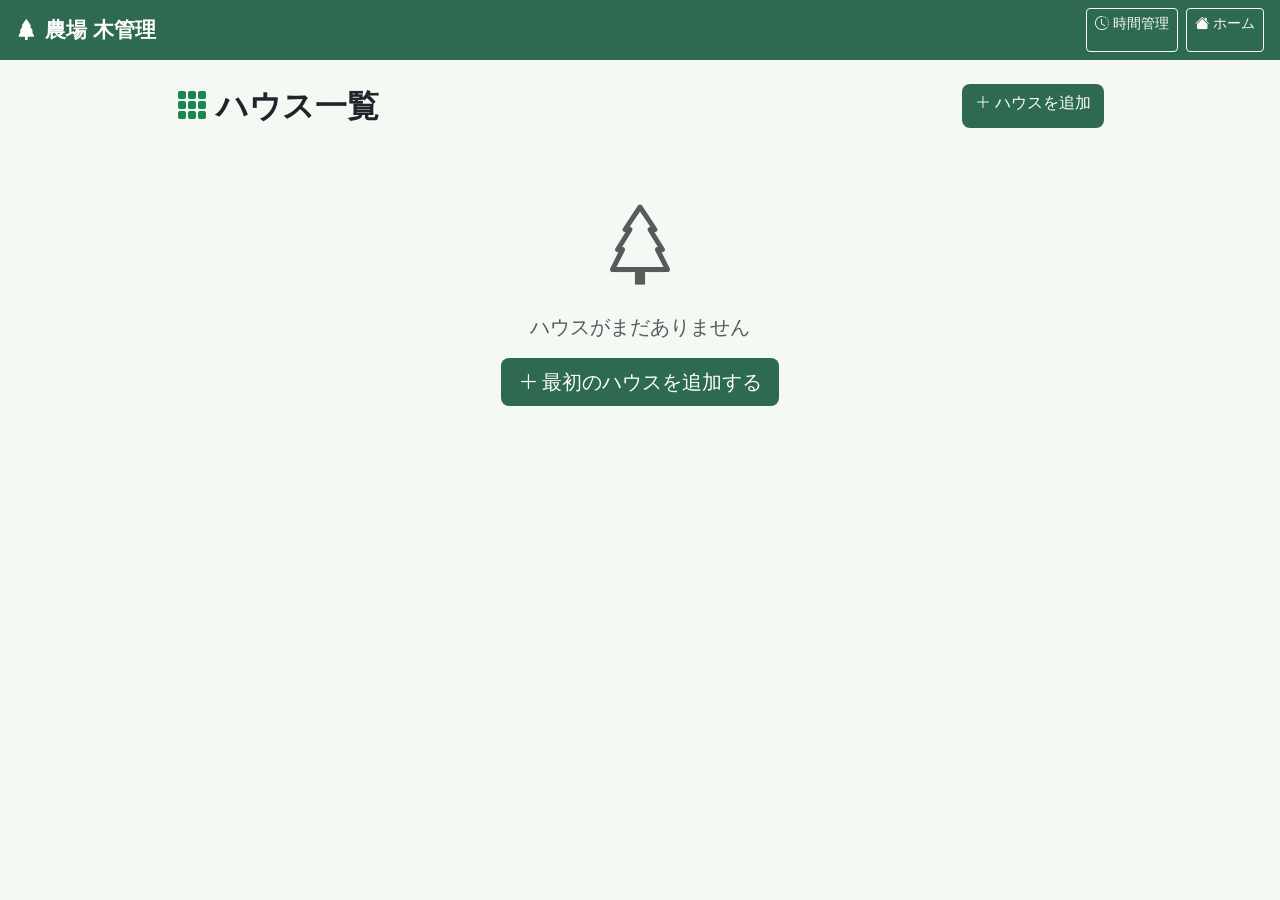
<file: index.html>
<!DOCTYPE html>
<html lang="ja">
<head>
  <meta charset="UTF-8">
  <meta name="viewport" content="width=device-width, initial-scale=1.0, maximum-scale=1.0">
  <title>農場 木管理システム</title>
  <script src="https://cdn.sheetjs.com/xlsx-0.20.3/package/dist/xlsx.full.min.js"></script>
  <link href="https://cdn.jsdelivr.net/npm/bootstrap@5.3.2/dist/css/bootstrap.min.css" rel="stylesheet">
  <link href="https://cdn.jsdelivr.net/npm/bootstrap-icons@1.11.3/font/bootstrap-icons.css" rel="stylesheet">
  <link rel="stylesheet" href="style.css">
</head>
<body>

<nav class="navbar navbar-dark px-3">
  <a class="navbar-brand" href="#/">
    <i class="bi bi-tree-fill me-2"></i>農場 木管理
  </a>
  <div class="d-flex gap-2">
    <a href="#/time" class="btn btn-sm btn-outline-light">
      <i class="bi bi-clock-history me-1"></i>時間管理
    </a>
    <a href="#/" class="btn btn-sm btn-outline-light">
      <i class="bi bi-house-fill me-1"></i>ホーム
    </a>
  </div>
</nav>

<div id="flash-wrap" class="alerts-wrap"></div>

<div class="container-fluid px-3 py-4" style="max-width:960px;">
  <div id="app">読み込み中...</div>
</div>

<script src="https://cdn.jsdelivr.net/npm/bootstrap@5.3.2/dist/js/bootstrap.bundle.min.js"></script>
<script src="app.js"></script>
</body>
</html>
</file>
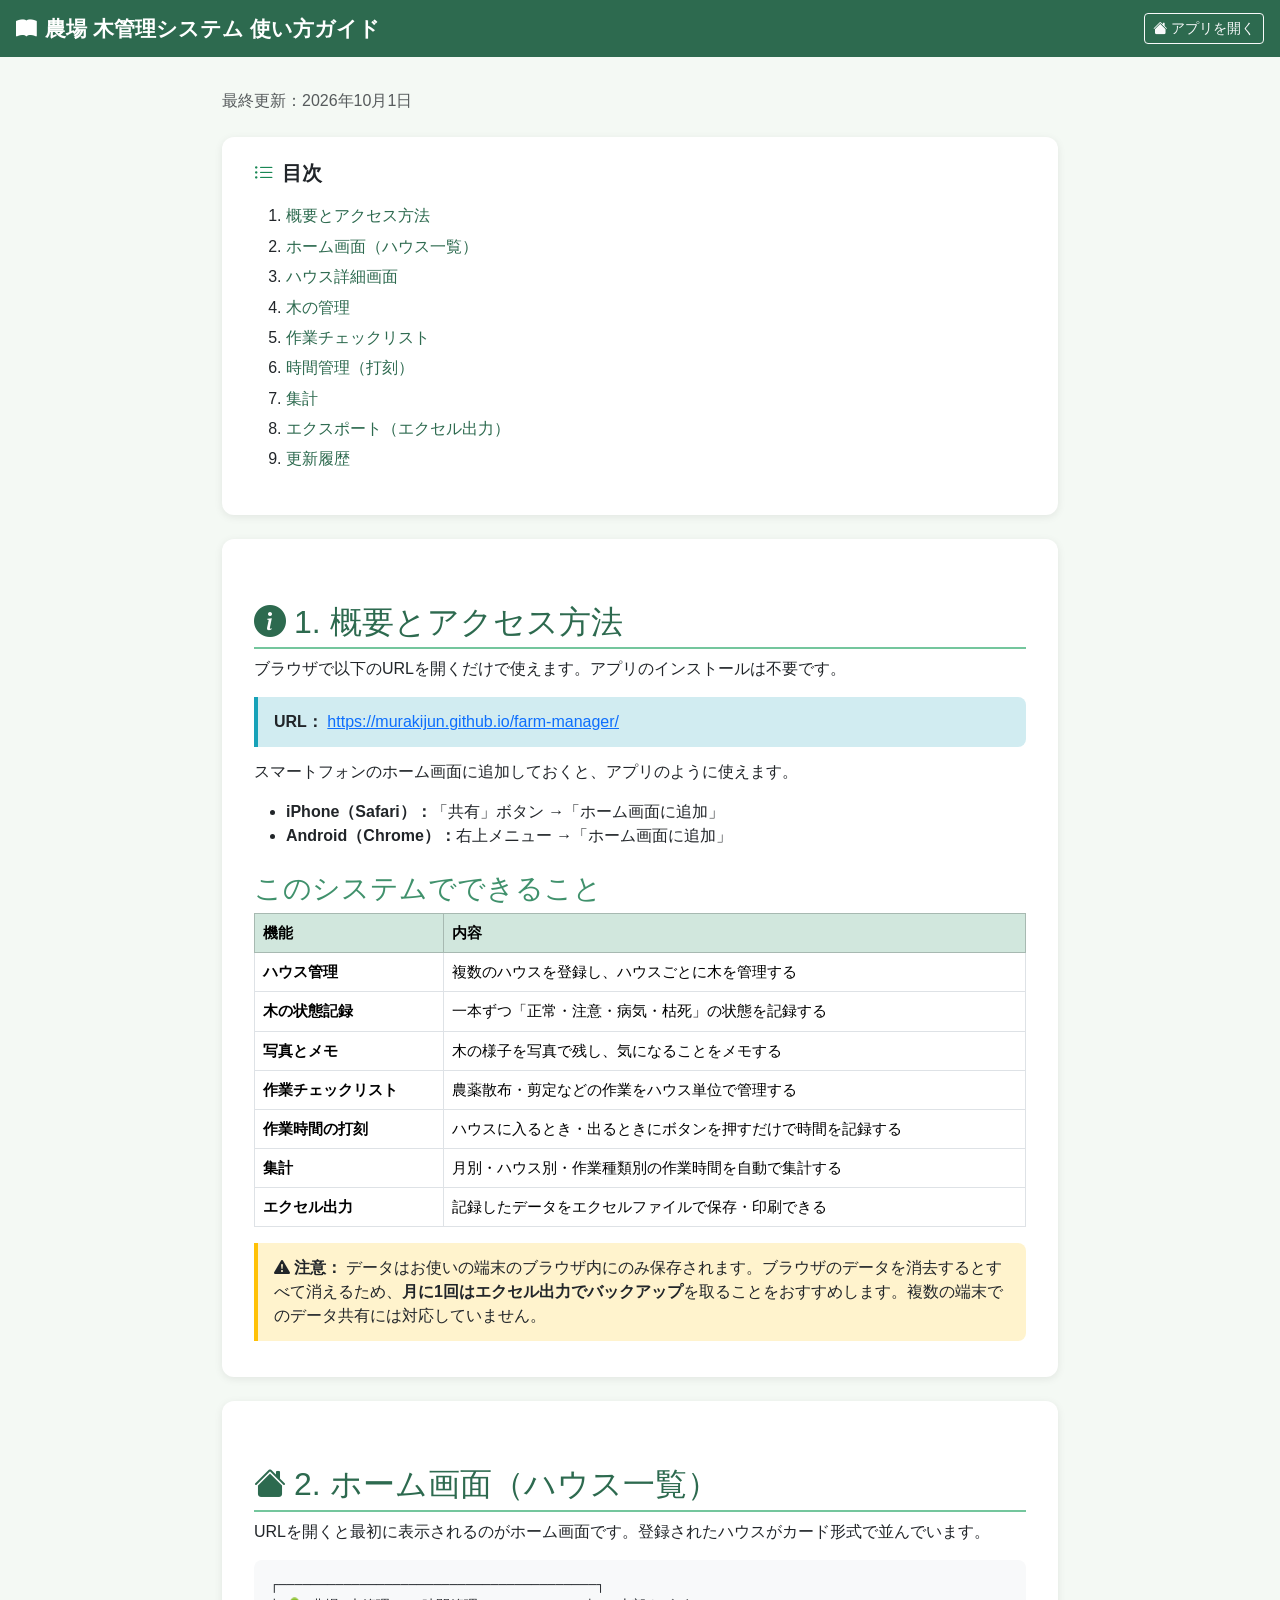
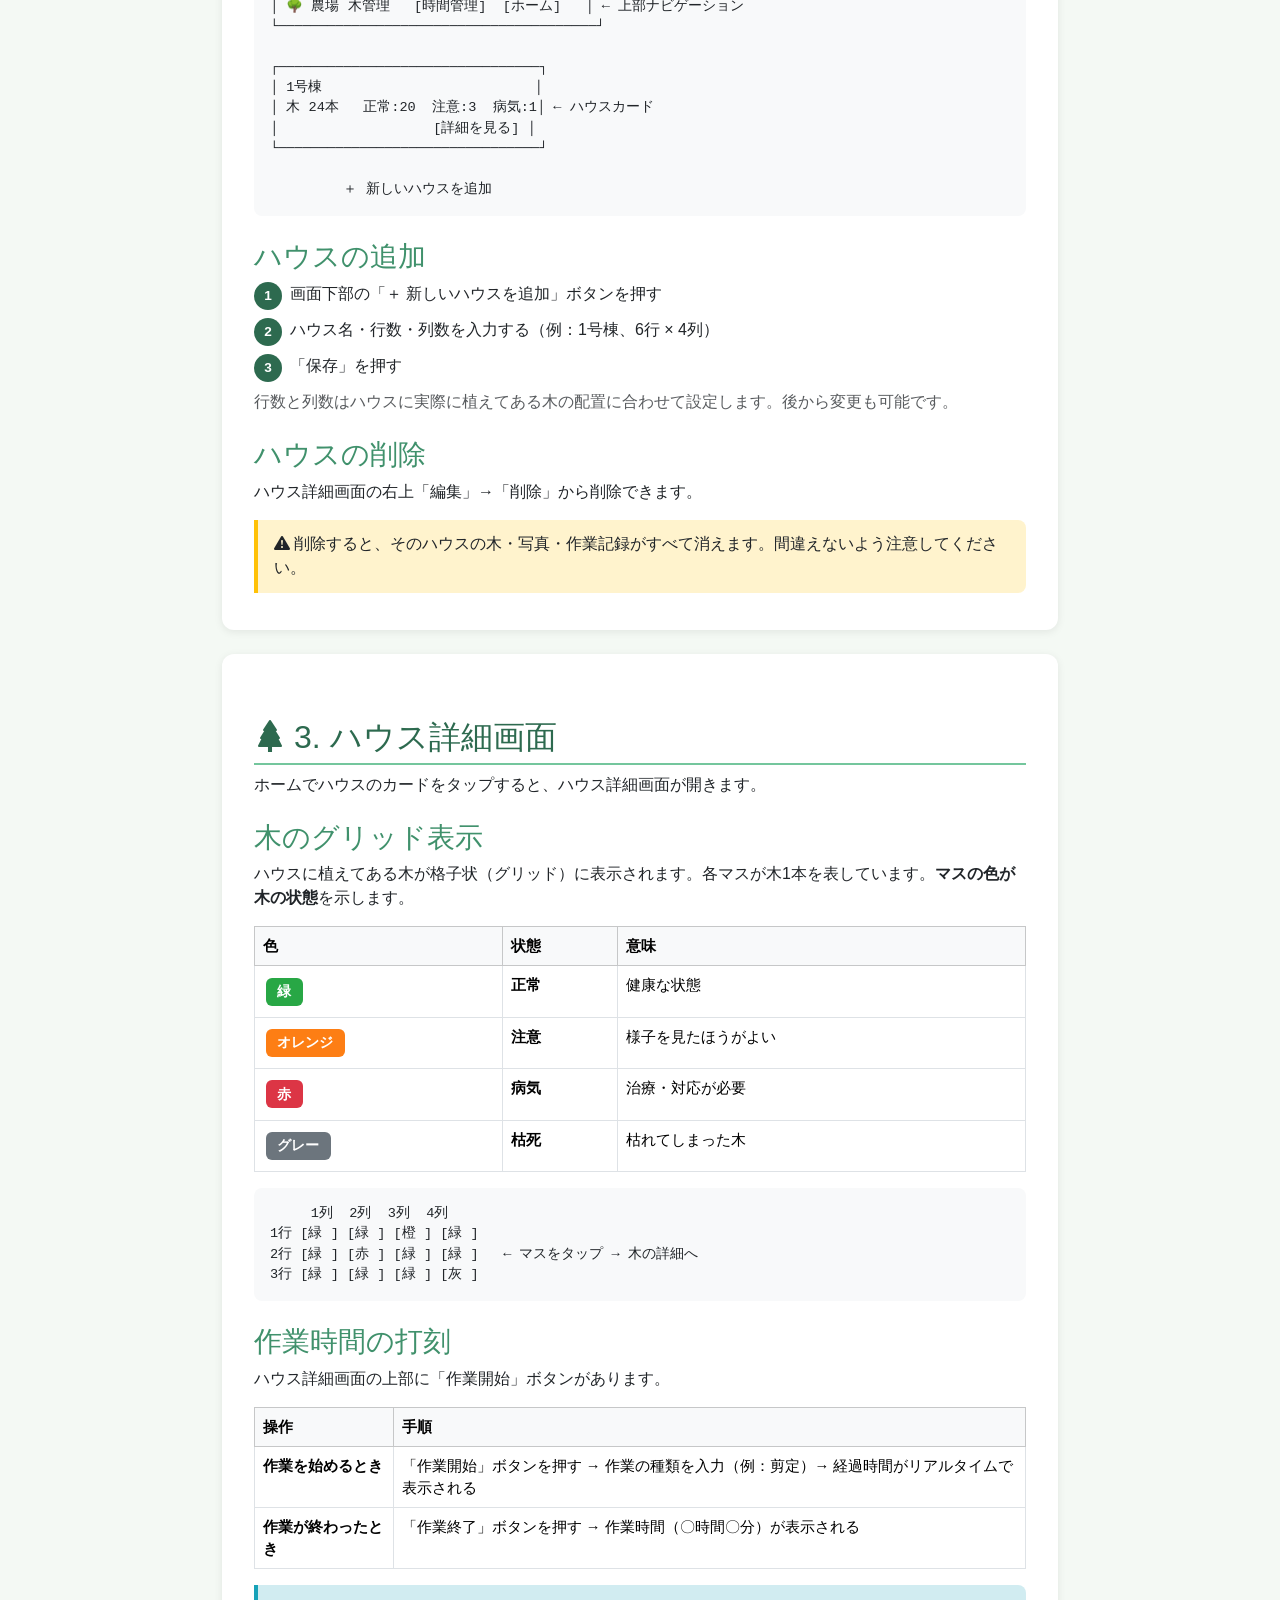
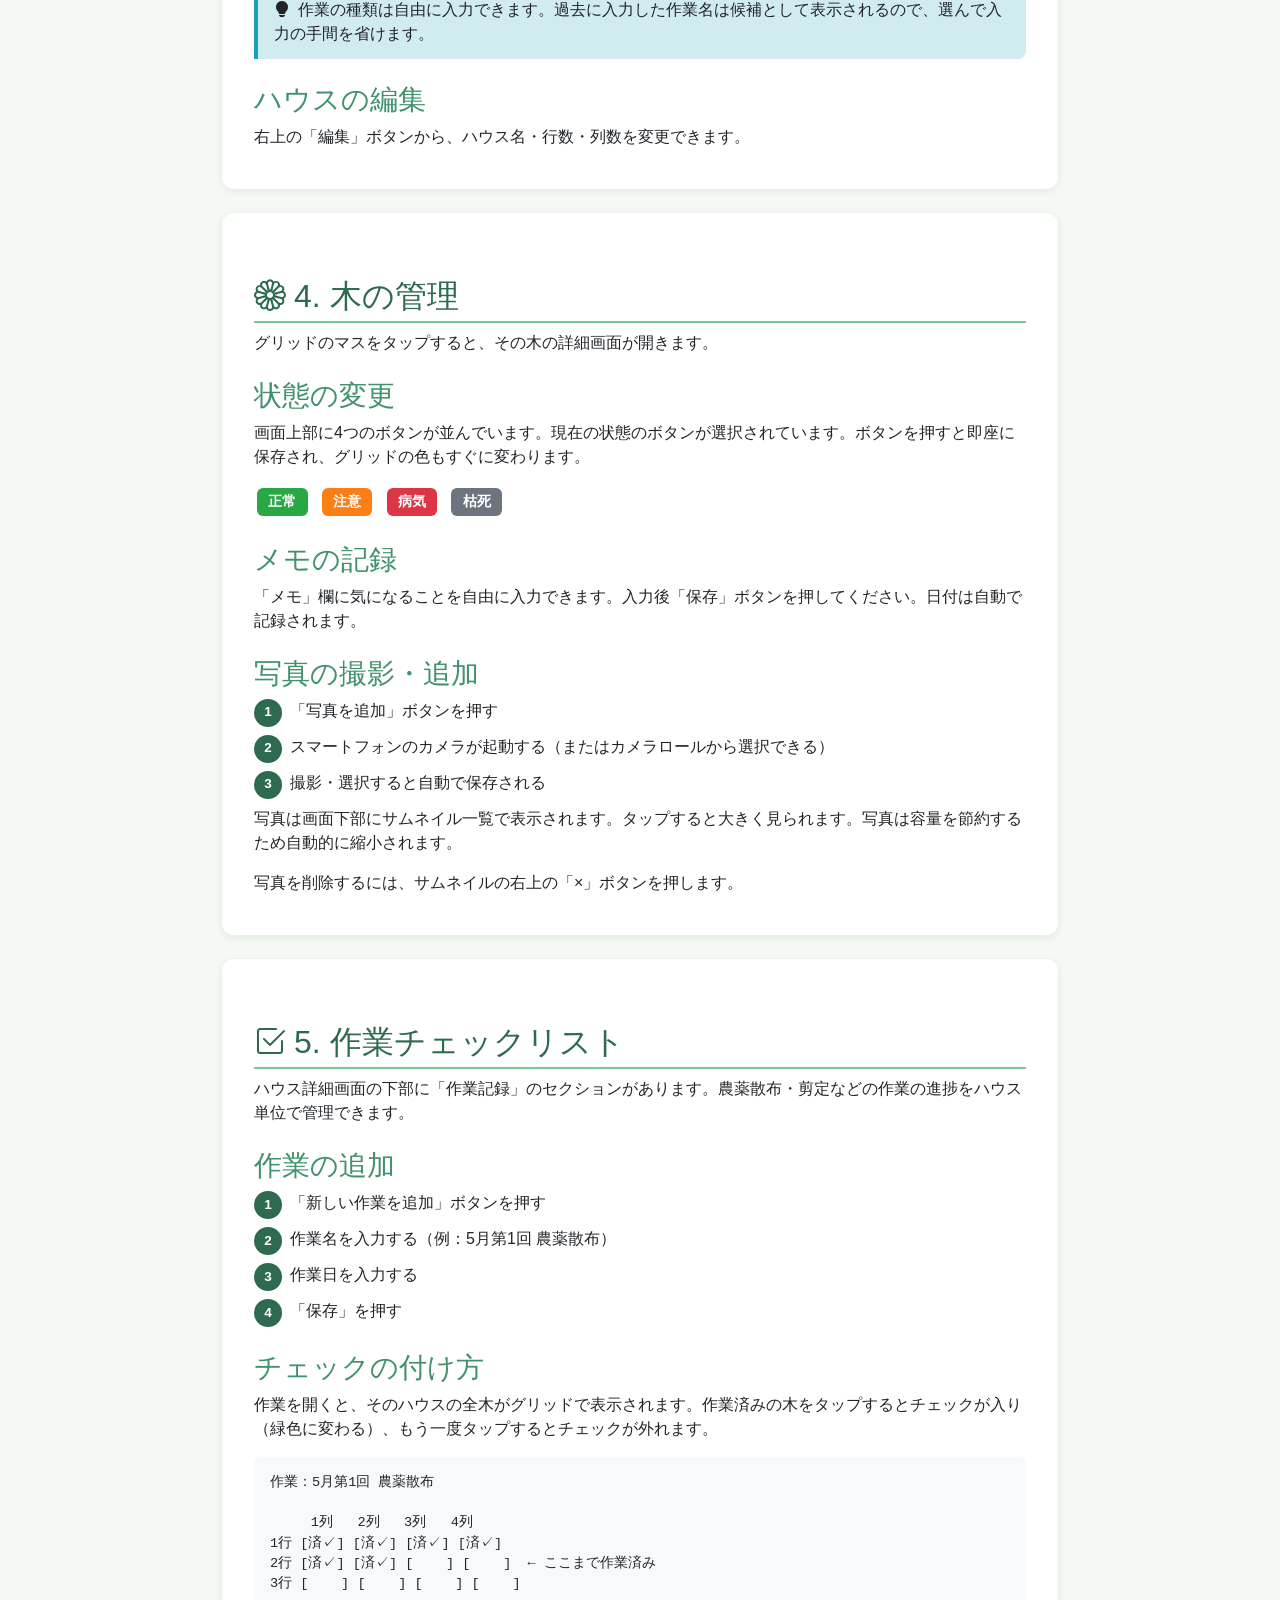
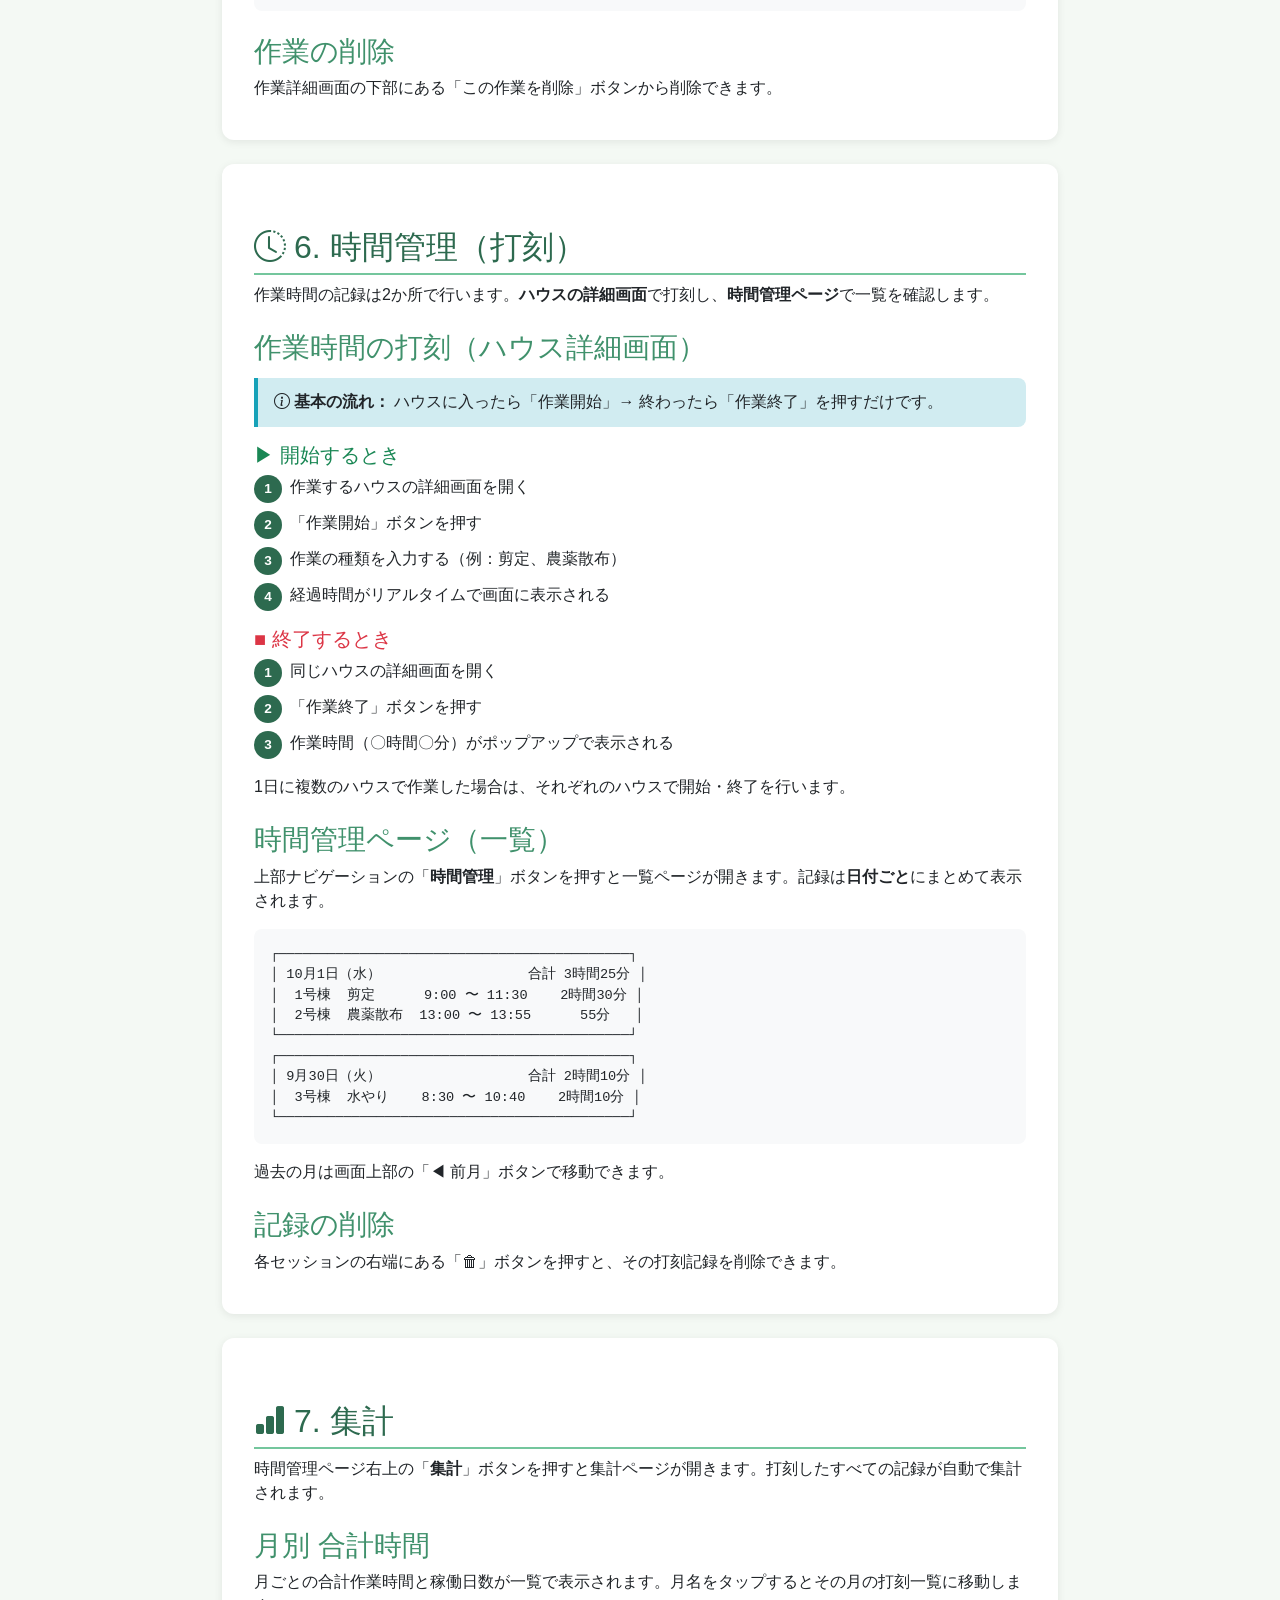
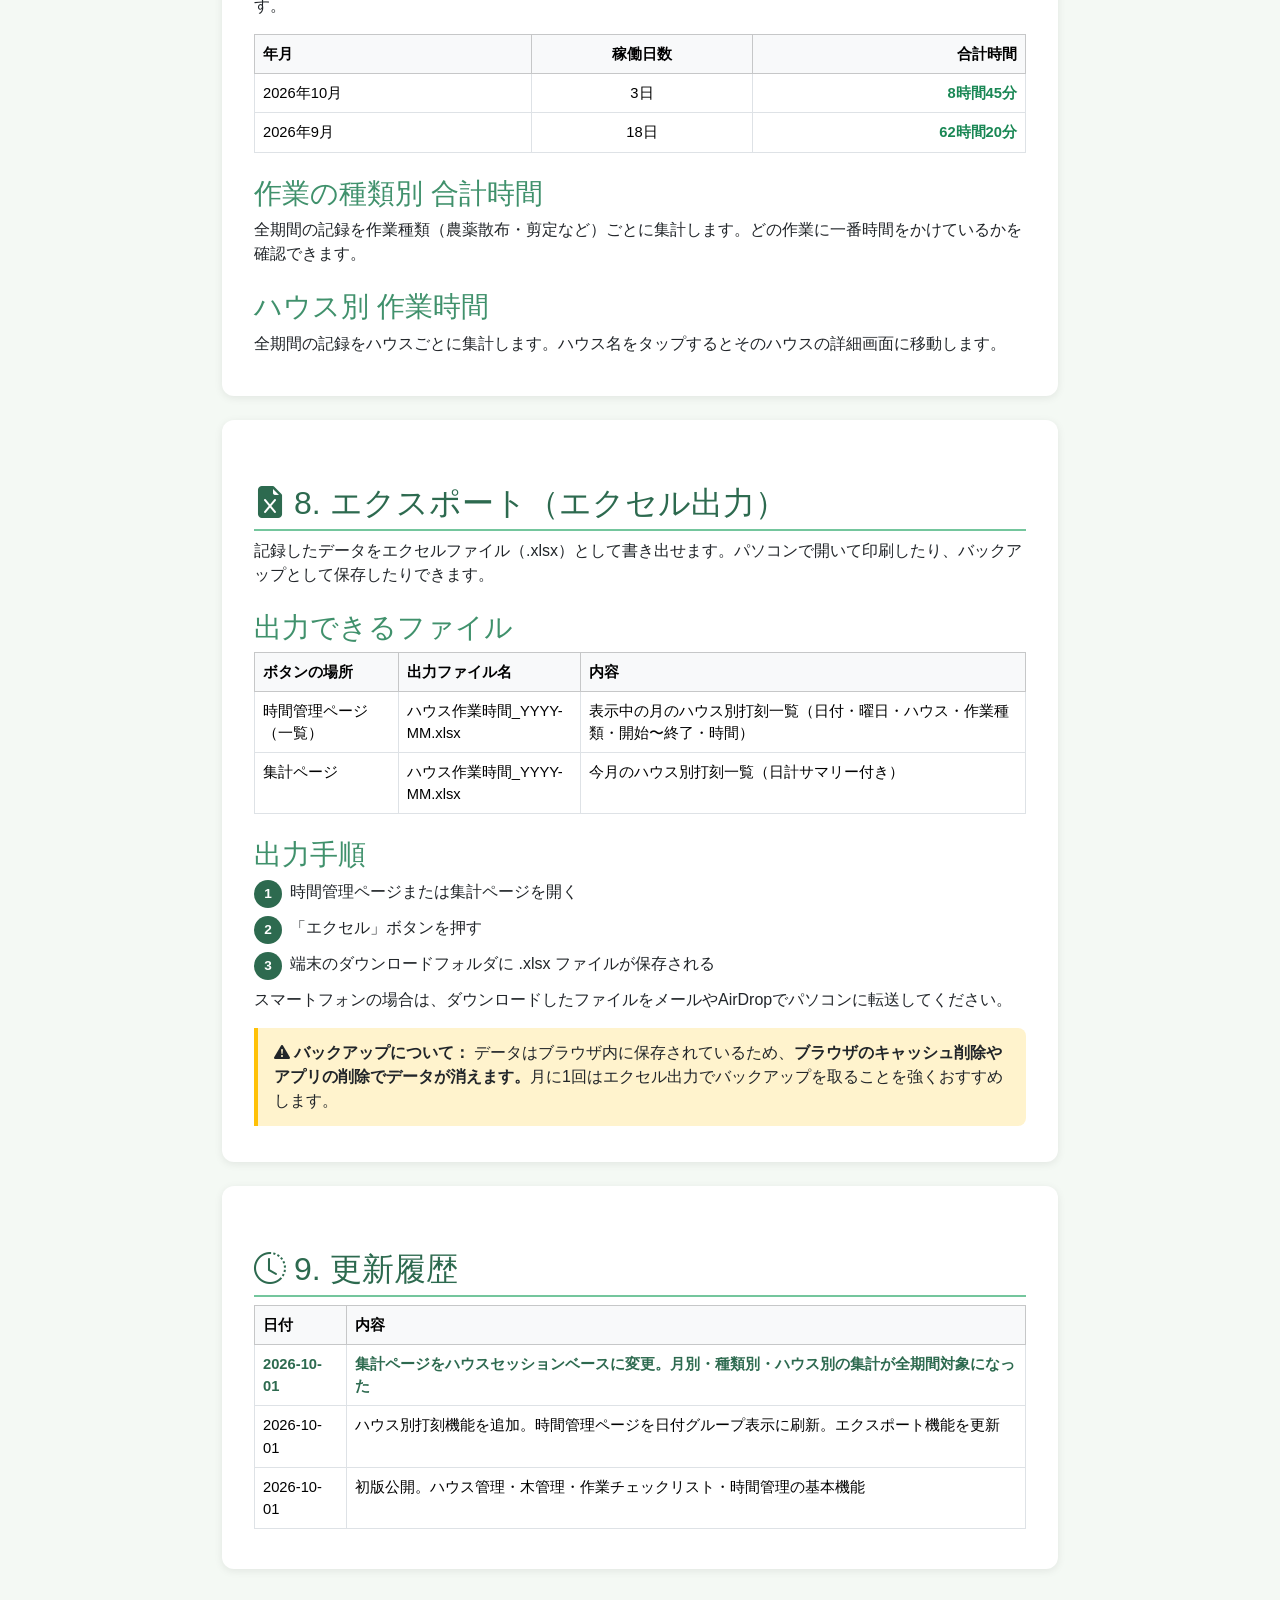
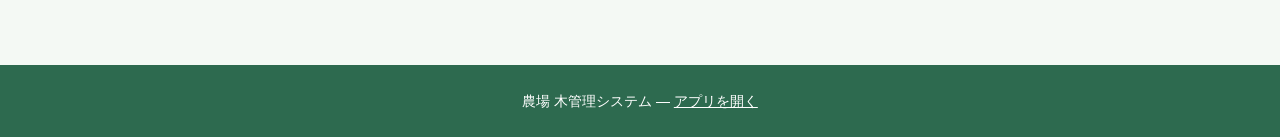
<file: manual.html>
<!DOCTYPE html>
<html lang="ja">
<head>
  <meta charset="UTF-8">
  <meta name="viewport" content="width=device-width, initial-scale=1.0">
  <title>農場 木管理システム 使い方ガイド</title>
  <link href="https://cdn.jsdelivr.net/npm/bootstrap@5.3.2/dist/css/bootstrap.min.css" rel="stylesheet">
  <link href="https://cdn.jsdelivr.net/npm/bootstrap-icons@1.11.3/font/bootstrap-icons.css" rel="stylesheet">
  <style>
    :root { --green-dark:#2d6a4f; --green-mid:#40916c; --green-light:#74c69d; }
    body { background:#f4f9f4; font-family:'Helvetica Neue',sans-serif; }
    .navbar { background:var(--green-dark) !important; }
    .navbar-brand { font-size:1.3rem; font-weight:bold; }
    h2 { color:var(--green-dark); border-bottom:2px solid var(--green-light); padding-bottom:.4rem; margin-top:2.5rem; }
    h3 { color:var(--green-mid); margin-top:1.5rem; }
    .section-card { background:#fff; border-radius:12px; box-shadow:0 2px 8px rgba(0,0,0,.08); padding:1.5rem 2rem; margin-bottom:1.5rem; }
    .badge-normal  { background:#28a745; color:#fff; }
    .badge-caution { background:#fd7e14; color:#fff; }
    .badge-sick    { background:#dc3545; color:#fff; }
    .badge-dead    { background:#6c757d; color:#fff; }
    .status-badge { display:inline-block; padding:.2rem .7rem; border-radius:6px; font-weight:bold; font-size:.9rem; margin:.2rem; }
    pre { background:#f8f9fa; border-radius:8px; padding:1rem; font-size:.85rem; overflow-x:auto; }
    .toc a { color:var(--green-dark); text-decoration:none; }
    .toc a:hover { text-decoration:underline; }
    .toc li { padding:.2rem 0; }
    .warn-box { background:#fff3cd; border-left:4px solid #ffc107; border-radius:0 8px 8px 0; padding:.8rem 1rem; margin:.8rem 0; }
    .info-box { background:#d1ecf1; border-left:4px solid #17a2b8; border-radius:0 8px 8px 0; padding:.8rem 1rem; margin:.8rem 0; }
    table { font-size:.92rem; }
    .step-num { display:inline-flex; align-items:center; justify-content:center; width:28px; height:28px; background:var(--green-dark); color:#fff; border-radius:50%; font-weight:bold; font-size:.85rem; margin-right:.5rem; flex-shrink:0; }
    .step { display:flex; align-items:flex-start; margin:.5rem 0; }
    .changelog tr:first-child td { font-weight:bold; color:var(--green-dark); }
    footer { background:var(--green-dark); color:#fff; text-align:center; padding:1.5rem; margin-top:3rem; }
    @media(max-width:576px){ .section-card { padding:1rem; } }
  </style>
</head>
<body>

<nav class="navbar navbar-dark px-3">
  <span class="navbar-brand"><i class="bi bi-book-fill me-2"></i>農場 木管理システム 使い方ガイド</span>
  <a href="index.html" class="btn btn-sm btn-outline-light"><i class="bi bi-house-fill me-1"></i>アプリを開く</a>
</nav>

<div class="container py-4" style="max-width:860px;">

  <p class="text-muted mt-2 mb-4">最終更新：2026年10月1日</p>

  <!-- 目次 -->
  <div class="section-card toc">
    <h5 class="fw-bold mb-3"><i class="bi bi-list-ul me-2 text-success"></i>目次</h5>
    <ol>
      <li><a href="#overview">概要とアクセス方法</a></li>
      <li><a href="#home">ホーム画面（ハウス一覧）</a></li>
      <li><a href="#house">ハウス詳細画面</a></li>
      <li><a href="#tree">木の管理</a></li>
      <li><a href="#work">作業チェックリスト</a></li>
      <li><a href="#time">時間管理（打刻）</a></li>
      <li><a href="#summary">集計</a></li>
      <li><a href="#export">エクスポート（エクセル出力）</a></li>
      <li><a href="#changelog">更新履歴</a></li>
    </ol>
  </div>

  <!-- 1. 概要 -->
  <div class="section-card" id="overview">
    <h2><i class="bi bi-info-circle-fill me-2"></i>1. 概要とアクセス方法</h2>
    <p>ブラウザで以下のURLを開くだけで使えます。アプリのインストールは不要です。</p>
    <div class="info-box">
      <strong>URL：</strong>
      <a href="https://murakijun.github.io/farm-manager/" target="_blank">https://murakijun.github.io/farm-manager/</a>
    </div>
    <p>スマートフォンのホーム画面に追加しておくと、アプリのように使えます。</p>
    <ul>
      <li><strong>iPhone（Safari）：</strong>「共有」ボタン →「ホーム画面に追加」</li>
      <li><strong>Android（Chrome）：</strong>右上メニュー →「ホーム画面に追加」</li>
    </ul>

    <h3>このシステムでできること</h3>
    <table class="table table-bordered">
      <thead class="table-success">
        <tr><th>機能</th><th>内容</th></tr>
      </thead>
      <tbody>
        <tr><td><strong>ハウス管理</strong></td><td>複数のハウスを登録し、ハウスごとに木を管理する</td></tr>
        <tr><td><strong>木の状態記録</strong></td><td>一本ずつ「正常・注意・病気・枯死」の状態を記録する</td></tr>
        <tr><td><strong>写真とメモ</strong></td><td>木の様子を写真で残し、気になることをメモする</td></tr>
        <tr><td><strong>作業チェックリスト</strong></td><td>農薬散布・剪定などの作業をハウス単位で管理する</td></tr>
        <tr><td><strong>作業時間の打刻</strong></td><td>ハウスに入るとき・出るときにボタンを押すだけで時間を記録する</td></tr>
        <tr><td><strong>集計</strong></td><td>月別・ハウス別・作業種類別の作業時間を自動で集計する</td></tr>
        <tr><td><strong>エクセル出力</strong></td><td>記録したデータをエクセルファイルで保存・印刷できる</td></tr>
      </tbody>
    </table>

    <div class="warn-box">
      <strong><i class="bi bi-exclamation-triangle-fill me-1"></i>注意：</strong>
      データはお使いの端末のブラウザ内にのみ保存されます。ブラウザのデータを消去するとすべて消えるため、<strong>月に1回はエクセル出力でバックアップ</strong>を取ることをおすすめします。複数の端末でのデータ共有には対応していません。
    </div>
  </div>

  <!-- 2. ホーム画面 -->
  <div class="section-card" id="home">
    <h2><i class="bi bi-house-fill me-2"></i>2. ホーム画面（ハウス一覧）</h2>
    <p>URLを開くと最初に表示されるのがホーム画面です。登録されたハウスがカード形式で並んでいます。</p>

    <pre>┌───────────────────────────────────────┐
│ 🌳 農場 木管理   [時間管理]  [ホーム]   │ ← 上部ナビゲーション
└───────────────────────────────────────┘

┌────────────────────────────────┐
│ 1号棟                          │
│ 木 24本   正常:20  注意:3  病気:1│ ← ハウスカード
│                   [詳細を見る] │
└────────────────────────────────┘

         ＋ 新しいハウスを追加</pre>

    <h3>ハウスの追加</h3>
    <div class="step"><span class="step-num">1</span><span>画面下部の「＋ 新しいハウスを追加」ボタンを押す</span></div>
    <div class="step"><span class="step-num">2</span><span>ハウス名・行数・列数を入力する（例：1号棟、6行 × 4列）</span></div>
    <div class="step"><span class="step-num">3</span><span>「保存」を押す</span></div>
    <p class="mt-2 text-muted">行数と列数はハウスに実際に植えてある木の配置に合わせて設定します。後から変更も可能です。</p>

    <h3>ハウスの削除</h3>
    <p>ハウス詳細画面の右上「編集」→「削除」から削除できます。</p>
    <div class="warn-box">
      <i class="bi bi-exclamation-triangle-fill me-1"></i>削除すると、そのハウスの木・写真・作業記録がすべて消えます。間違えないよう注意してください。
    </div>
  </div>

  <!-- 3. ハウス詳細 -->
  <div class="section-card" id="house">
    <h2><i class="bi bi-tree-fill me-2"></i>3. ハウス詳細画面</h2>
    <p>ホームでハウスのカードをタップすると、ハウス詳細画面が開きます。</p>

    <h3>木のグリッド表示</h3>
    <p>ハウスに植えてある木が格子状（グリッド）に表示されます。各マスが木1本を表しています。<strong>マスの色が木の状態</strong>を示します。</p>

    <table class="table table-bordered">
      <thead class="table-light">
        <tr><th>色</th><th>状態</th><th>意味</th></tr>
      </thead>
      <tbody>
        <tr>
          <td><span class="status-badge badge-normal">緑</span></td>
          <td><strong>正常</strong></td>
          <td>健康な状態</td>
        </tr>
        <tr>
          <td><span class="status-badge badge-caution">オレンジ</span></td>
          <td><strong>注意</strong></td>
          <td>様子を見たほうがよい</td>
        </tr>
        <tr>
          <td><span class="status-badge badge-sick">赤</span></td>
          <td><strong>病気</strong></td>
          <td>治療・対応が必要</td>
        </tr>
        <tr>
          <td><span class="status-badge badge-dead">グレー</span></td>
          <td><strong>枯死</strong></td>
          <td>枯れてしまった木</td>
        </tr>
      </tbody>
    </table>

    <pre>     1列  2列  3列  4列
1行 [緑 ] [緑 ] [橙 ] [緑 ]
2行 [緑 ] [赤 ] [緑 ] [緑 ]   ← マスをタップ → 木の詳細へ
3行 [緑 ] [緑 ] [緑 ] [灰 ]</pre>

    <h3>作業時間の打刻</h3>
    <p>ハウス詳細画面の上部に「作業開始」ボタンがあります。</p>

    <table class="table table-bordered">
      <thead class="table-light">
        <tr><th>操作</th><th>手順</th></tr>
      </thead>
      <tbody>
        <tr>
          <td><strong>作業を始めるとき</strong></td>
          <td>
            「作業開始」ボタンを押す →
            作業の種類を入力（例：剪定）→
            経過時間がリアルタイムで表示される
          </td>
        </tr>
        <tr>
          <td><strong>作業が終わったとき</strong></td>
          <td>「作業終了」ボタンを押す → 作業時間（〇時間〇分）が表示される</td>
        </tr>
      </tbody>
    </table>

    <div class="info-box">
      <i class="bi bi-lightbulb-fill me-1"></i>
      作業の種類は自由に入力できます。過去に入力した作業名は候補として表示されるので、選んで入力の手間を省けます。
    </div>

    <h3>ハウスの編集</h3>
    <p>右上の「編集」ボタンから、ハウス名・行数・列数を変更できます。</p>
  </div>

  <!-- 4. 木の管理 -->
  <div class="section-card" id="tree">
    <h2><i class="bi bi-flower1 me-2"></i>4. 木の管理</h2>
    <p>グリッドのマスをタップすると、その木の詳細画面が開きます。</p>

    <h3>状態の変更</h3>
    <p>画面上部に4つのボタンが並んでいます。現在の状態のボタンが選択されています。ボタンを押すと即座に保存され、グリッドの色もすぐに変わります。</p>
    <div class="d-flex flex-wrap gap-2 my-2">
      <span class="status-badge badge-normal">正常</span>
      <span class="status-badge badge-caution">注意</span>
      <span class="status-badge badge-sick">病気</span>
      <span class="status-badge badge-dead">枯死</span>
    </div>

    <h3>メモの記録</h3>
    <p>「メモ」欄に気になることを自由に入力できます。入力後「保存」ボタンを押してください。日付は自動で記録されます。</p>

    <h3>写真の撮影・追加</h3>
    <div class="step"><span class="step-num">1</span><span>「写真を追加」ボタンを押す</span></div>
    <div class="step"><span class="step-num">2</span><span>スマートフォンのカメラが起動する（またはカメラロールから選択できる）</span></div>
    <div class="step"><span class="step-num">3</span><span>撮影・選択すると自動で保存される</span></div>
    <p class="mt-2">写真は画面下部にサムネイル一覧で表示されます。タップすると大きく見られます。写真は容量を節約するため自動的に縮小されます。</p>
    <p>写真を削除するには、サムネイルの右上の「×」ボタンを押します。</p>
  </div>

  <!-- 5. 作業チェックリスト -->
  <div class="section-card" id="work">
    <h2><i class="bi bi-check2-square me-2"></i>5. 作業チェックリスト</h2>
    <p>ハウス詳細画面の下部に「作業記録」のセクションがあります。農薬散布・剪定などの作業の進捗をハウス単位で管理できます。</p>

    <h3>作業の追加</h3>
    <div class="step"><span class="step-num">1</span><span>「新しい作業を追加」ボタンを押す</span></div>
    <div class="step"><span class="step-num">2</span><span>作業名を入力する（例：5月第1回 農薬散布）</span></div>
    <div class="step"><span class="step-num">3</span><span>作業日を入力する</span></div>
    <div class="step"><span class="step-num">4</span><span>「保存」を押す</span></div>

    <h3>チェックの付け方</h3>
    <p>作業を開くと、そのハウスの全木がグリッドで表示されます。作業済みの木をタップするとチェックが入り（緑色に変わる）、もう一度タップするとチェックが外れます。</p>

    <pre>作業：5月第1回 農薬散布

     1列   2列   3列   4列
1行 [済✓] [済✓] [済✓] [済✓]
2行 [済✓] [済✓] [    ] [    ]  ← ここまで作業済み
3行 [    ] [    ] [    ] [    ]</pre>

    <h3>作業の削除</h3>
    <p>作業詳細画面の下部にある「この作業を削除」ボタンから削除できます。</p>
  </div>

  <!-- 6. 時間管理 -->
  <div class="section-card" id="time">
    <h2><i class="bi bi-clock-history me-2"></i>6. 時間管理（打刻）</h2>
    <p>作業時間の記録は2か所で行います。<strong>ハウスの詳細画面</strong>で打刻し、<strong>時間管理ページ</strong>で一覧を確認します。</p>

    <h3>作業時間の打刻（ハウス詳細画面）</h3>

    <div class="info-box mb-3">
      <strong><i class="bi bi-info-circle me-1"></i>基本の流れ：</strong>
      ハウスに入ったら「作業開始」→ 終わったら「作業終了」を押すだけです。
    </div>

    <h5 class="text-success">▶ 開始するとき</h5>
    <div class="step"><span class="step-num">1</span><span>作業するハウスの詳細画面を開く</span></div>
    <div class="step"><span class="step-num">2</span><span>「作業開始」ボタンを押す</span></div>
    <div class="step"><span class="step-num">3</span><span>作業の種類を入力する（例：剪定、農薬散布）</span></div>
    <div class="step"><span class="step-num">4</span><span>経過時間がリアルタイムで画面に表示される</span></div>

    <h5 class="text-danger mt-3">■ 終了するとき</h5>
    <div class="step"><span class="step-num">1</span><span>同じハウスの詳細画面を開く</span></div>
    <div class="step"><span class="step-num">2</span><span>「作業終了」ボタンを押す</span></div>
    <div class="step"><span class="step-num">3</span><span>作業時間（〇時間〇分）がポップアップで表示される</span></div>

    <p class="mt-3">1日に複数のハウスで作業した場合は、それぞれのハウスで開始・終了を行います。</p>

    <h3>時間管理ページ（一覧）</h3>
    <p>上部ナビゲーションの「<strong>時間管理</strong>」ボタンを押すと一覧ページが開きます。記録は<strong>日付ごと</strong>にまとめて表示されます。</p>

    <pre>┌───────────────────────────────────────────┐
│ 10月1日（水）                  合計 3時間25分 │
│  1号棟  剪定      9:00 〜 11:30    2時間30分 │
│  2号棟  農薬散布  13:00 〜 13:55      55分   │
└───────────────────────────────────────────┘
┌───────────────────────────────────────────┐
│ 9月30日（火）                  合計 2時間10分 │
│  3号棟  水やり    8:30 〜 10:40    2時間10分 │
└───────────────────────────────────────────┘</pre>

    <p>過去の月は画面上部の「◀ 前月」ボタンで移動できます。</p>

    <h3>記録の削除</h3>
    <p>各セッションの右端にある「🗑」ボタンを押すと、その打刻記録を削除できます。</p>
  </div>

  <!-- 7. 集計 -->
  <div class="section-card" id="summary">
    <h2><i class="bi bi-bar-chart-fill me-2"></i>7. 集計</h2>
    <p>時間管理ページ右上の「<strong>集計</strong>」ボタンを押すと集計ページが開きます。打刻したすべての記録が自動で集計されます。</p>

    <h3>月別 合計時間</h3>
    <p>月ごとの合計作業時間と稼働日数が一覧で表示されます。月名をタップするとその月の打刻一覧に移動します。</p>

    <table class="table table-bordered">
      <thead class="table-light">
        <tr><th>年月</th><th class="text-center">稼働日数</th><th class="text-end">合計時間</th></tr>
      </thead>
      <tbody>
        <tr><td>2026年10月</td><td class="text-center">3日</td><td class="text-end text-success fw-bold">8時間45分</td></tr>
        <tr><td>2026年9月</td><td class="text-center">18日</td><td class="text-end text-success fw-bold">62時間20分</td></tr>
      </tbody>
    </table>

    <h3>作業の種類別 合計時間</h3>
    <p>全期間の記録を作業種類（農薬散布・剪定など）ごとに集計します。どの作業に一番時間をかけているかを確認できます。</p>

    <h3>ハウス別 作業時間</h3>
    <p>全期間の記録をハウスごとに集計します。ハウス名をタップするとそのハウスの詳細画面に移動します。</p>
  </div>

  <!-- 8. エクスポート -->
  <div class="section-card" id="export">
    <h2><i class="bi bi-file-earmark-excel-fill me-2"></i>8. エクスポート（エクセル出力）</h2>
    <p>記録したデータをエクセルファイル（.xlsx）として書き出せます。パソコンで開いて印刷したり、バックアップとして保存したりできます。</p>

    <h3>出力できるファイル</h3>
    <table class="table table-bordered">
      <thead class="table-light">
        <tr><th>ボタンの場所</th><th>出力ファイル名</th><th>内容</th></tr>
      </thead>
      <tbody>
        <tr>
          <td>時間管理ページ（一覧）</td>
          <td>ハウス作業時間_YYYY-MM.xlsx</td>
          <td>表示中の月のハウス別打刻一覧（日付・曜日・ハウス・作業種類・開始〜終了・時間）</td>
        </tr>
        <tr>
          <td>集計ページ</td>
          <td>ハウス作業時間_YYYY-MM.xlsx</td>
          <td>今月のハウス別打刻一覧（日計サマリー付き）</td>
        </tr>
      </tbody>
    </table>

    <h3>出力手順</h3>
    <div class="step"><span class="step-num">1</span><span>時間管理ページまたは集計ページを開く</span></div>
    <div class="step"><span class="step-num">2</span><span>「エクセル」ボタンを押す</span></div>
    <div class="step"><span class="step-num">3</span><span>端末のダウンロードフォルダに .xlsx ファイルが保存される</span></div>

    <p class="mt-2">スマートフォンの場合は、ダウンロードしたファイルをメールやAirDropでパソコンに転送してください。</p>

    <div class="warn-box">
      <strong><i class="bi bi-exclamation-triangle-fill me-1"></i>バックアップについて：</strong>
      データはブラウザ内に保存されているため、<strong>ブラウザのキャッシュ削除やアプリの削除でデータが消えます。</strong>月に1回はエクセル出力でバックアップを取ることを強くおすすめします。
    </div>
  </div>

  <!-- 9. 更新履歴 -->
  <div class="section-card" id="changelog">
    <h2><i class="bi bi-clock-history me-2"></i>9. 更新履歴</h2>
    <table class="table table-bordered changelog">
      <thead class="table-light">
        <tr><th>日付</th><th>内容</th></tr>
      </thead>
      <tbody>
        <tr>
          <td>2026-10-01</td>
          <td>集計ページをハウスセッションベースに変更。月別・種類別・ハウス別の集計が全期間対象になった</td>
        </tr>
        <tr>
          <td>2026-10-01</td>
          <td>ハウス別打刻機能を追加。時間管理ページを日付グループ表示に刷新。エクスポート機能を更新</td>
        </tr>
        <tr>
          <td>2026-10-01</td>
          <td>初版公開。ハウス管理・木管理・作業チェックリスト・時間管理の基本機能</td>
        </tr>
      </tbody>
    </table>
  </div>

</div>

<footer>
  <small>農場 木管理システム — <a href="index.html" class="text-white">アプリを開く</a></small>
</footer>

</body>
</html>
</file>
<file: style.css>
:root {
  --green-dark: #2d6a4f;
  --green-mid:  #40916c;
  --green-light:#74c69d;
}
body { background: #f4f9f4; font-family: 'Helvetica Neue', sans-serif; }

.navbar { background: var(--green-dark) !important; }
.navbar-brand { font-size: 1.3rem; font-weight: bold; }

.card { border: none; border-radius: 12px; box-shadow: 0 2px 8px rgba(0,0,0,.08); }
.card-header { background: var(--green-dark); color: #fff; border-radius: 12px 12px 0 0 !important; }

.btn-farm         { background: var(--green-dark); color:#fff; border-radius:8px; }
.btn-farm:hover   { background: var(--green-mid); color:#fff; }
.btn-farm-outline { border:2px solid var(--green-dark); color:var(--green-dark); border-radius:8px; background:transparent; }
.btn-farm-outline:hover { background:var(--green-dark); color:#fff; }
.btn { min-height: 44px; }

.badge-normal  { background:#28a745; }
.badge-caution { background:#fd7e14; }
.badge-sick    { background:#dc3545; }
.badge-dead    { background:#6c757d; }

.tree-grid { overflow-x: auto; }
.tree-grid table { border-collapse: separate; border-spacing: 6px; min-width: max-content; }

.tree-cell {
  width: 56px; height: 56px;
  border-radius: 10px;
  cursor: pointer;
  border: 2px solid transparent;
  transition: transform .1s;
  display: flex; flex-direction: column;
  align-items: center; justify-content: center;
  font-size: .62rem; font-weight: bold; color: #fff;
  text-decoration: none;
}
.tree-cell:hover { transform: scale(1.08); }
.tree-cell.normal  { background: #28a745; border-color: #1e7e34; color:#fff; }
.tree-cell.caution { background: #fd7e14; border-color: #e06600; color:#fff; }
.tree-cell.sick    { background: #dc3545; border-color: #b02a37; color:#fff; }
.tree-cell.dead    { background: #adb5bd; border-color: #868e96; color:#fff; }

.work-cell {
  width: 56px; height: 56px;
  border-radius: 10px;
  cursor: pointer;
  font-size: .62rem; font-weight: bold;
  display: flex; flex-direction: column;
  align-items: center; justify-content: center;
  transition: transform .1s; border: none;
  padding: 0;
}
.work-cell:hover { transform: scale(1.08); }
.work-cell.done     { background: #28a745; color:#fff; outline: 2px solid #1e7e34; }
.work-cell.not-done { background: #fff;    color:#555; outline: 2px dashed #adb5bd; }

.row-label { width:36px; font-size:.72rem; color:#6c757d; font-weight:bold; text-align:center; vertical-align:middle; }

.alerts-wrap { position:fixed; top:70px; right:16px; z-index:9999; width:300px; }

.photo-thumb { width:100%; aspect-ratio:1/1; object-fit:cover; border-radius:8px; }

@media (max-width:576px) {
  .tree-cell, .work-cell { width:48px; height:48px; font-size:.55rem; }
}
</file>
